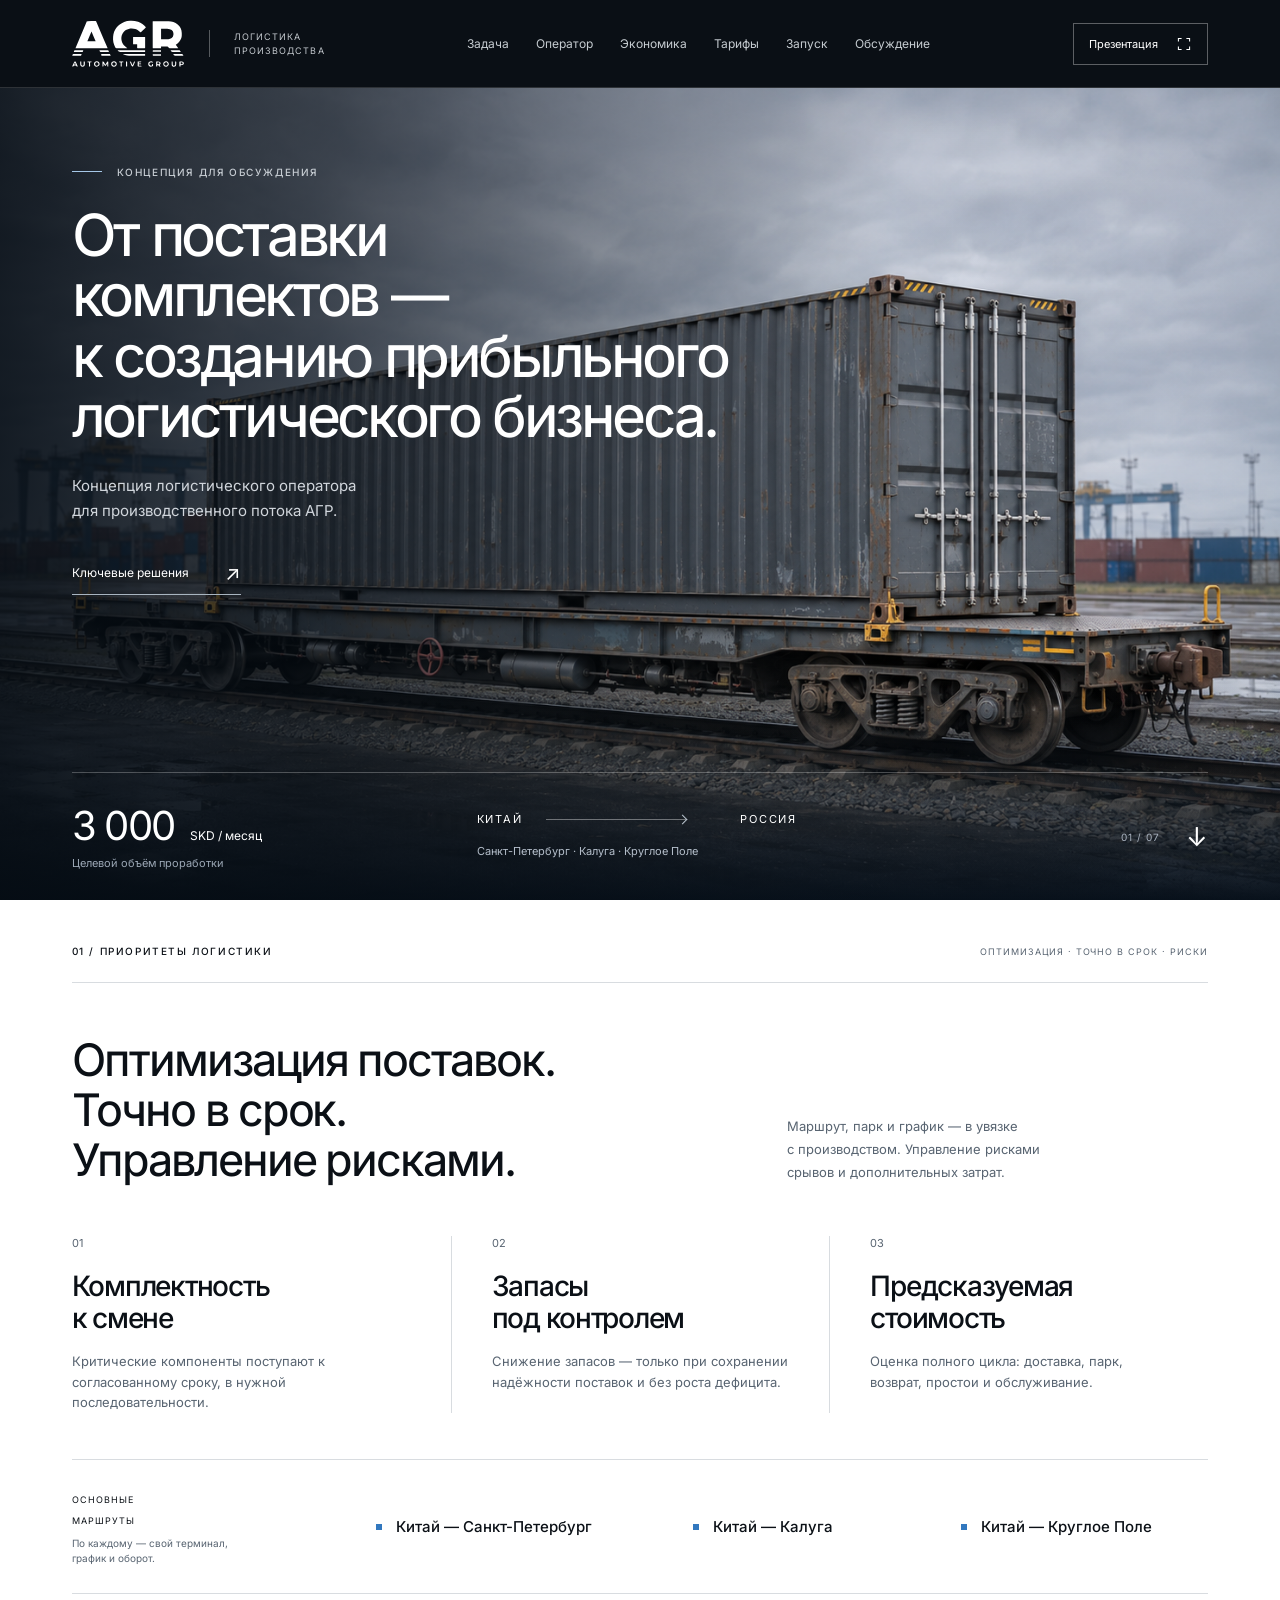
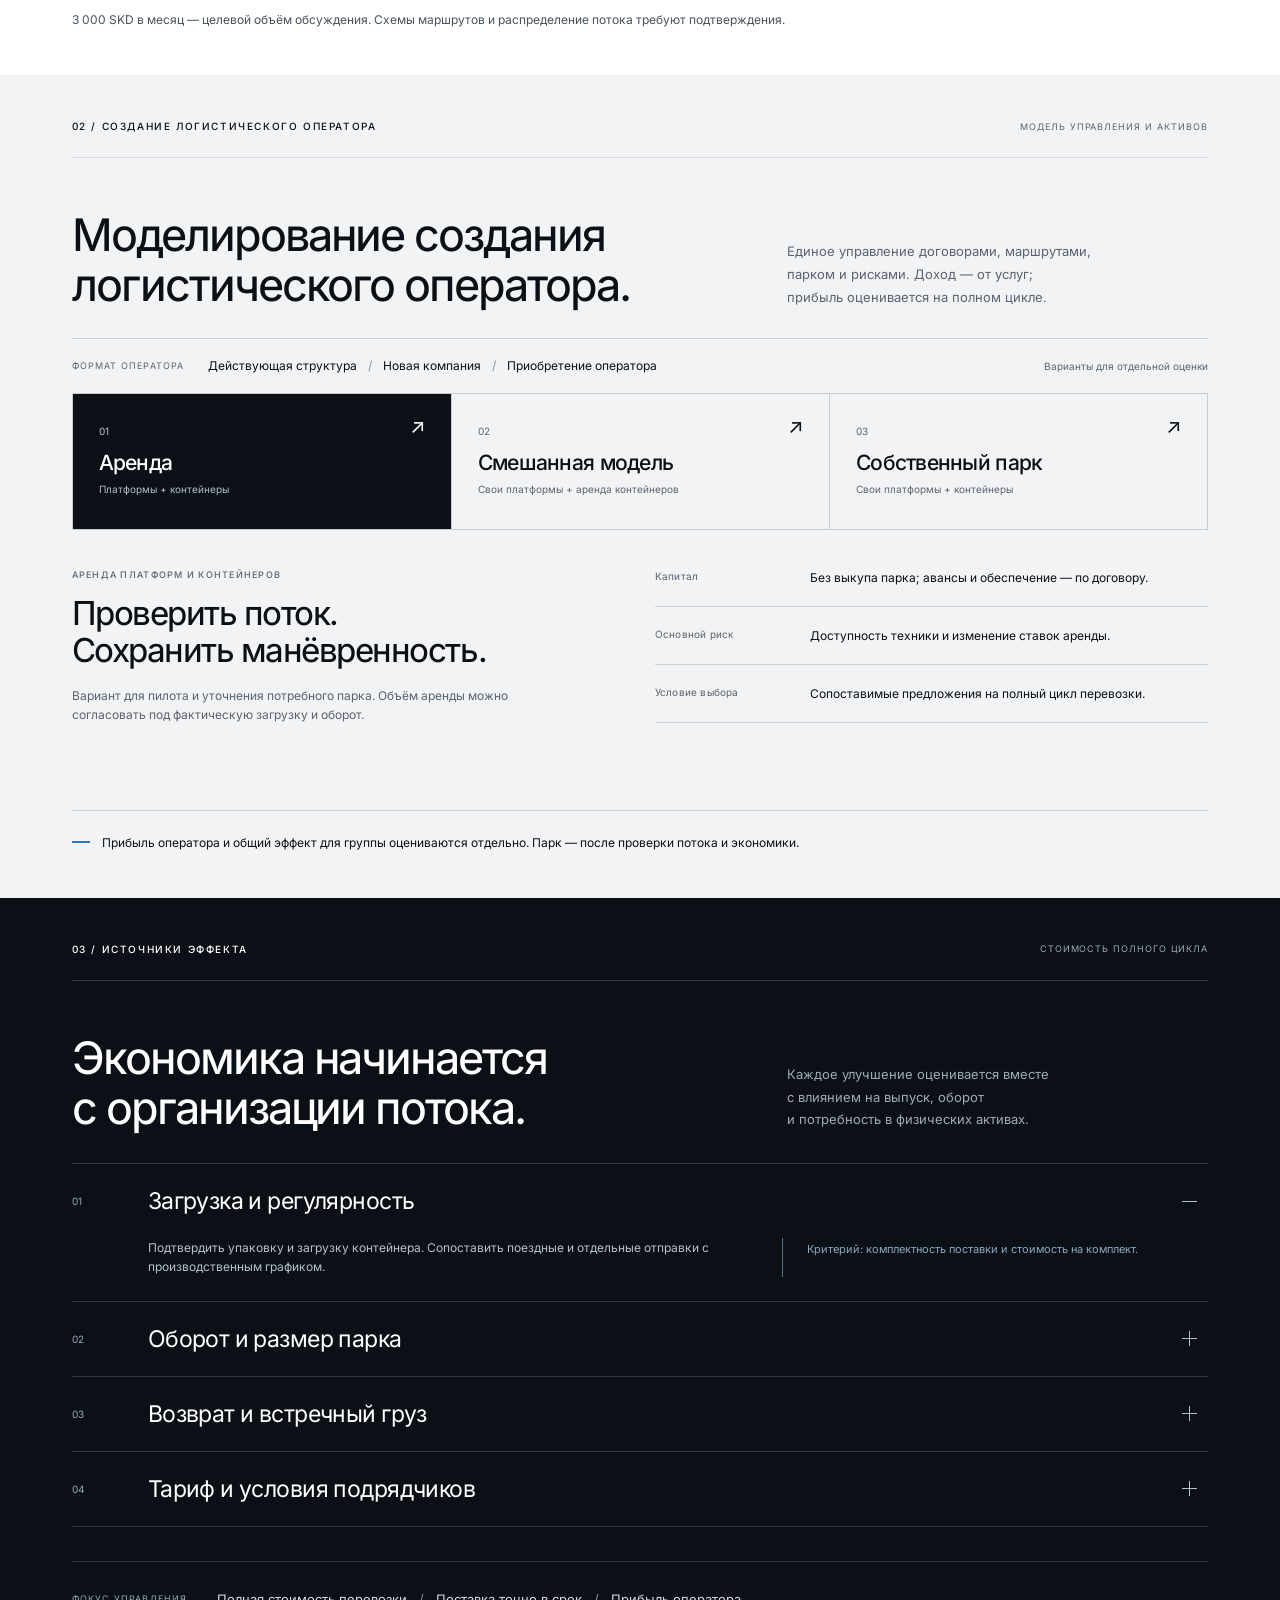
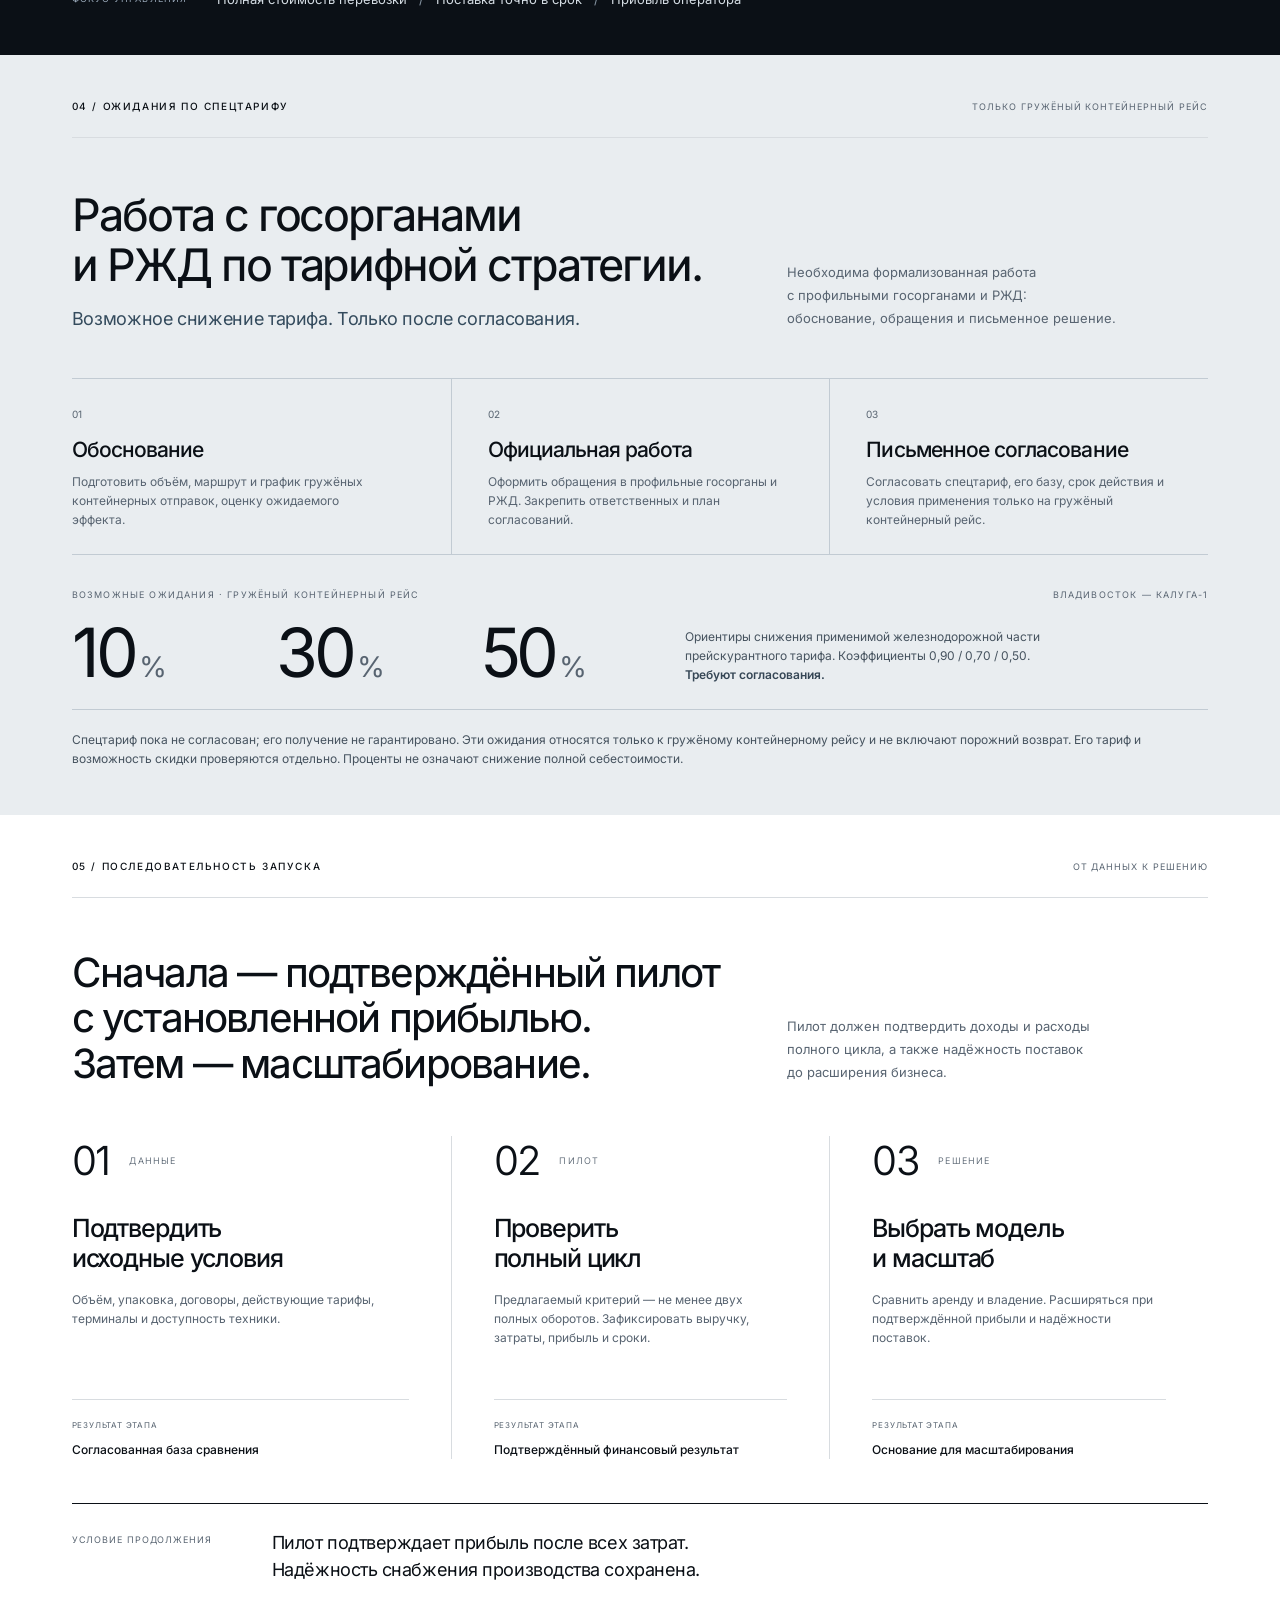
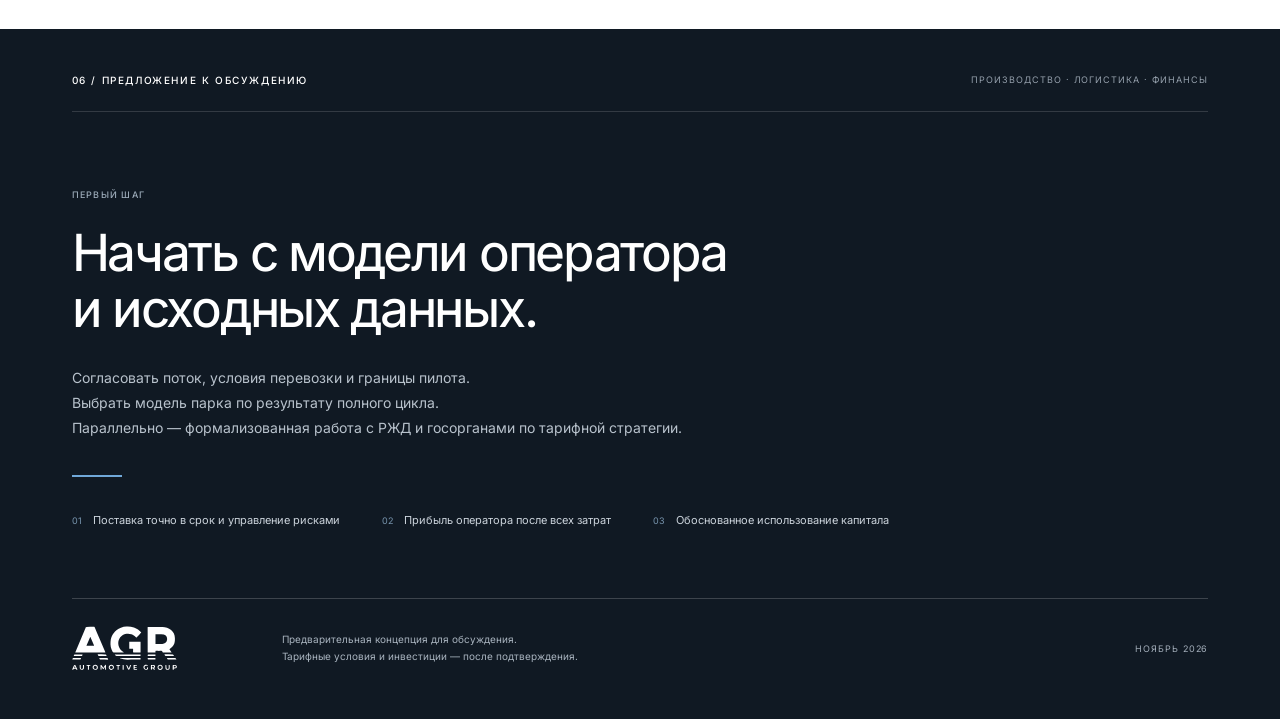
<file: site/index.html>
<!doctype html>
<html lang="ru">
<head>
  <meta charset="utf-8">
  <meta name="viewport" content="width=device-width,initial-scale=1">
  <meta name="theme-color" content="#0b1016">
  <meta name="description" content="Концепция создания прибыльного логистического оператора: поставки SKD, модели парка, тарифная стратегия и пилот.">
  <title>АГР — Концепция логистического бизнеса</title>
  <link rel="icon" href="./favicon.svg" type="image/svg+xml">
  <link rel="preload" href="./assets/container-rail-realistic.png" as="image">
  <link rel="stylesheet" href="./style.css?v=20261117-codex1">
  <script src="./app.js?v=20261117-codex1" defer></script>
</head>
<body>
  <a class="skip-link" href="#main">К содержанию</a>
  <header class="site-header">
    <a class="brand" href="#intro" aria-label="АГР — начало презентации"><img src="./assets/agr-logo.svg" alt="AGR Automotive Group" width="130" height="62"><span>ЛОГИСТИКА <br>ПРОИЗВОДСТВА</span></a>
    <nav aria-label="Разделы">
      <a href="#task">Задача</a><a href="#fleet">Оператор</a><a href="#effect">Экономика</a><a href="#tariff">Тарифы</a><a href="#launch">Запуск</a><a href="#decision">Обсуждение</a>
    </nav>
    <details class="mobile-nav">
      <summary>Разделы</summary>
      <nav aria-label="Разделы презентации">
        <a href="#intro">Концепция</a><a href="#task">Приоритеты</a><a href="#fleet">Оператор</a><a href="#effect">Экономика</a><a href="#tariff">Тарифы</a><a href="#launch">Запуск</a><a href="#decision">Обсуждение</a>
      </nav>
    </details>
    <button class="present-toggle" id="present-toggle" type="button" aria-pressed="false"><span>Презентация</span><svg viewBox="0 0 20 20" aria-hidden="true"><path d="M7 3H3v4M13 3h4v4M17 13v4h-4M7 17H3v-4"/></svg></button>
  </header>
  <main id="main">
    <section class="scene hero" id="intro" data-title="Концепция">
      <img class="hero-image" src="./assets/container-rail-realistic.png" alt="Контейнер на железнодорожной платформе в терминале" width="1672" height="941" fetchpriority="high">
      <div class="hero-shade"></div>
      <div class="hero-copy">
        <p class="eyebrow"><span class="line"></span>КОНЦЕПЦИЯ ДЛЯ ОБСУЖДЕНИЯ</p>
        <h1>От поставки <br>комплектов — <br>к созданию прибыльного <br>логистического бизнеса.</h1>
        <p class="hero-lead">Концепция логистического оператора <br>для производственного потока АГР.</p>
        <a class="text-link" href="#task">Ключевые решения <span aria-hidden="true">↗</span></a>
      </div>
      <div class="hero-bottom">
        <div class="hero-stat"><strong>3 000<span>SKD / месяц</span></strong><p>Целевой объём проработки</p></div>
        <div class="hero-flow"><span>КИТАЙ</span><i aria-hidden="true"></i><span>РОССИЯ</span><p>Санкт-Петербург · Калуга · Круглое Поле</p></div>
        <div class="hero-index"><span>01 / 07</span><a href="#task" aria-label="Перейти к задаче">↓</a></div>
      </div>
    </section>

    <section class="scene light task" id="task" data-title="Приоритеты логистики">
      <div class="section-top"><p class="eyebrow">01 / ПРИОРИТЕТЫ ЛОГИСТИКИ</p><span>ОПТИМИЗАЦИЯ · ТОЧНО В СРОК · РИСКИ</span></div>
      <div class="section-heading"><h2>Оптимизация поставок. <br>Точно в срок. <br>Управление рисками.</h2><p>Маршрут, парк и график — в увязке <br>с производством. Управление рисками <br>срывов и дополнительных затрат.</p></div>
      <div class="priorities">
        <article><span class="number">01</span><h3>Комплектность <br>к смене</h3><p>Критические компоненты поступают к согласованному сроку, в нужной последовательности.</p></article>
        <article><span class="number">02</span><h3>Запасы <br>под контролем</h3><p>Снижение запасов — только при сохранении надёжности поставок и без роста дефицита.</p></article>
        <article><span class="number">03</span><h3>Предсказуемая <br>стоимость</h3><p>Оценка полного цикла: доставка, парк, возврат, простои и обслуживание.</p></article>
      </div>
      <div class="destinations">
        <div class="destination-label"><span>ОСНОВНЫЕ <br>МАРШРУТЫ</span><small>По каждому — свой терминал, <br>график и оборот.</small></div>
        <div><span class="destination-dot"></span><strong>Китай — Санкт-Петербург</strong></div>
        <div><span class="destination-dot"></span><strong>Китай — Калуга</strong></div>
        <div><span class="destination-dot"></span><strong>Китай — Круглое Поле</strong></div>
      </div>
      <p class="fine-print">3 000 SKD в месяц — целевой объём обсуждения. Схемы маршрутов и распределение потока требуют подтверждения.</p>
    </section>

    <section class="scene fleet" id="fleet" data-title="Создание оператора">
      <div class="section-top"><p class="eyebrow">02 / СОЗДАНИЕ ЛОГИСТИЧЕСКОГО ОПЕРАТОРА</p><span>МОДЕЛЬ УПРАВЛЕНИЯ И АКТИВОВ</span></div>
      <div class="section-heading"><h2>Моделирование создания <br>логистического оператора.</h2><p>Единое управление договорами, маршрутами, <br>парком и рисками. Доход — от услуг; <br>прибыль оценивается на полном цикле.</p></div>
      <div class="operator-options"><span>ФОРМАТ ОПЕРАТОРА</span><p>Действующая структура <i> / </i> Новая компания <i> / </i> Приобретение оператора</p><small>Варианты для отдельной оценки</small></div>
      <div class="fleet-tabs" role="tablist" aria-label="Модели владения парком">
        <button type="button" id="tab-rent" role="tab" aria-selected="true" aria-controls="panel-rent" data-model="rent"><span>01</span><strong>Аренда</strong><small>Платформы + контейнеры</small><i aria-hidden="true">↗</i></button>
        <button type="button" id="tab-mixed" role="tab" aria-selected="false" aria-controls="panel-mixed" tabindex="-1" data-model="mixed"><span>02</span><strong>Смешанная модель</strong><small>Свои платформы + аренда контейнеров</small><i aria-hidden="true">↗</i></button>
        <button type="button" id="tab-owned" role="tab" aria-selected="false" aria-controls="panel-owned" tabindex="-1" data-model="owned"><span>03</span><strong>Собственный парк</strong><small>Свои платформы + контейнеры</small><i aria-hidden="true">↗</i></button>
      </div>
      <div class="fleet-panel" id="panel-rent" role="tabpanel" aria-labelledby="tab-rent" tabindex="0">
        <div><p class="overline">АРЕНДА ПЛАТФОРМ И КОНТЕЙНЕРОВ</p><h3>Проверить поток. <br>Сохранить манёвренность.</h3><p>Вариант для пилота и уточнения потребного парка. Объём аренды можно согласовать под фактическую загрузку и оборот.</p></div>
        <dl><div><dt>Капитал</dt><dd>Без выкупа парка; авансы и обеспечение — по договору.</dd></div><div><dt>Основной риск</dt><dd>Доступность техники и изменение ставок аренды.</dd></div><div><dt>Условие выбора</dt><dd>Сопоставимые предложения на полный цикл перевозки.</dd></div></dl>
      </div>
      <div class="fleet-panel" id="panel-mixed" role="tabpanel" aria-labelledby="tab-mixed" tabindex="0" hidden>
        <div><p class="overline">ПОКУПКА ПЛАТФОРМ · АРЕНДА КОНТЕЙНЕРОВ</p><h3>Закрепить основу. <br>Сохранить гибкость тары.</h3><p>Контроль платформ сочетается с арендой контейнеров. Потребность в каждом виде техники оценивается отдельно.</p></div>
        <dl><div><dt>Капитал</dt><dd>Инвестиции в платформы и текущие платежи за контейнеры.</dd></div><div><dt>Основной риск</dt><dd>Недозагрузка платформ и несовпадение циклов двух парков.</dd></div><div><dt>Условие выбора</dt><dd>Устойчивый объём и подтверждённый оборот платформ.</dd></div></dl>
      </div>
      <div class="fleet-panel" id="panel-owned" role="tabpanel" aria-labelledby="tab-owned" tabindex="0" hidden>
        <div><p class="overline">СОБСТВЕННЫЕ ПЛАТФОРМЫ И КОНТЕЙНЕРЫ</p><h3>Инвестировать <br>в гарантированный поток.</h3><p>Собственный парк — вариант при устойчивом объёме и подтверждённой экономике. Гарантию потока необходимо закрепить договором.</p></div>
        <dl><div><dt>Капитал</dt><dd>Покупка обоих парков, резерв и оборотное финансирование.</dd></div><div><dt>Основной риск</dt><dd>Длительный оборот, простой активов и снижение объёма.</dd></div><div><dt>Условие выбора</dt><dd>Договорное подтверждение потока и преимущество перед арендой.</dd></div></dl>
      </div>
      <p class="fleet-principle"><span></span>Прибыль оператора и общий эффект для группы оцениваются отдельно. Парк — после проверки потока и экономики.</p>
    </section>

    <section class="scene effect" id="effect" data-title="Источники эффекта">
      <div class="section-top"><p class="eyebrow">03 / ИСТОЧНИКИ ЭФФЕКТА</p><span>СТОИМОСТЬ ПОЛНОГО ЦИКЛА</span></div>
      <div class="section-heading"><h2>Экономика начинается <br>с организации потока.</h2><p>Каждое улучшение оценивается вместе <br>с влиянием на выпуск, оборот <br>и потребность в физических активах.</p></div>
      <div class="levers">
        <details open><summary><span>01</span><h3>Загрузка и регулярность</h3><i aria-hidden="true"></i></summary><div><p>Подтвердить упаковку и загрузку контейнера. Сопоставить поездные и отдельные отправки с производственным графиком.</p><b>Критерий: комплектность поставки и стоимость на комплект.</b></div></details>
        <details><summary><span>02</span><h3>Оборот и размер парка</h3><i aria-hidden="true"></i></summary><div><p>Контейнеры и платформы имеют разные циклы. При отдельных отправках или смене маршрута увеличение оборота может потребовать большего физического парка.</p><b>Критерий: полный оборот, простои и достаточный резерв.</b></div></details>
        <details><summary><span>03</span><h3>Возврат и встречный груз</h3><i aria-hidden="true"></i></summary><div><p>Встречная загрузка полезна, если доход покрывает дополнительный маршрут, обработку, время и парк. Скидка на порожний возврат зависит от направления и действующих решений РЖД; автоматически применять её нельзя.</p><b>Критерий: чистый эффект без ухудшения следующей подачи.</b></div></details>
        <details><summary><span>04</span><h3>Тариф и условия подрядчиков</h3><i aria-hidden="true"></i></summary><div><p>Сопоставить предложения перевозчиков и операторов. Отдельно проверить применимость специального коэффициента к контейнерной отправке Владивосток — Калуга-1.</p><b>Критерий: письменное подтверждение состава ставки и условий.</b></div></details>
      </div>
      <div class="effect-principle"><span>ФОКУС УПРАВЛЕНИЯ</span><p>Полная стоимость перевозки <i> / </i> Поставка точно в срок <i> / </i> Прибыль оператора</p></div>
    </section>

    <section class="scene tariff" id="tariff" data-title="Ожидания по спецтарифу">
      <div class="section-top"><p class="eyebrow">04 / ОЖИДАНИЯ ПО СПЕЦТАРИФУ</p><span>ТОЛЬКО ГРУЖЁНЫЙ КОНТЕЙНЕРНЫЙ РЕЙС</span></div>
      <div class="section-heading"><div class="tariff-heading-copy"><h2>Работа с госорганами <br>и РЖД по тарифной стратегии.</h2><p class="tariff-subtitle">Возможное снижение тарифа. Только после согласования.</p></div><p>Необходима формализованная работа <br>с профильными госорганами и РЖД: <br>обоснование, обращения и письменное решение.</p></div>
      <div class="tariff-steps">
        <article><span>01</span><h3>Обоснование</h3><p>Подготовить объём, маршрут и график гружёных контейнерных отправок, оценку ожидаемого эффекта.</p></article>
        <article><span>02</span><h3>Официальная работа</h3><p>Оформить обращения в профильные госорганы и РЖД. Закрепить ответственных и план согласований.</p></article>
        <article><span>03</span><h3>Письменное согласование</h3><p>Согласовать спецтариф, его базу, срок действия и условия применения только на гружёный контейнерный рейс.</p></article>
      </div>
      <div class="tariff-targets">
        <div class="tariff-targets-top"><span>ВОЗМОЖНЫЕ ОЖИДАНИЯ · ГРУЖЁНЫЙ КОНТЕЙНЕРНЫЙ РЕЙС</span><span>ВЛАДИВОСТОК — КАЛУГА-1</span></div>
        <div class="tariff-targets-body"><div class="target-value">10<span>%</span></div><div class="target-value">30<span>%</span></div><div class="target-value">50<span>%</span></div><p>Ориентиры снижения применимой железнодорожной части прейскурантного тарифа. Коэффициенты 0,90 / 0,70 / 0,50. <strong>Требуют согласования.</strong></p></div>
      </div>
      <p class="tariff-note">Спецтариф пока не согласован; его получение не гарантировано. Эти ожидания относятся только к гружёному контейнерному рейсу и не включают порожний возврат. Его тариф и возможность скидки проверяются отдельно. Проценты не означают снижение полной себестоимости.</p>
    </section>

    <section class="scene launch light" id="launch" data-title="Последовательность запуска">
      <div class="section-top"><p class="eyebrow">05 / ПОСЛЕДОВАТЕЛЬНОСТЬ ЗАПУСКА</p><span>ОТ ДАННЫХ К РЕШЕНИЮ</span></div>
      <div class="section-heading"><h2>Сначала — подтверждённый пилот <br>с установленной прибылью. <br>Затем — масштабирование.</h2><p>Пилот должен подтвердить доходы и расходы <br>полного цикла, а также надёжность поставок <br>до расширения бизнеса.</p></div>
      <div class="stages">
        <article><div class="stage-number">01<span>ДАННЫЕ</span></div><h3>Подтвердить <br>исходные условия</h3><p>Объём, упаковка, договоры, действующие тарифы, терминалы и доступность техники.</p><div class="stage-outcome"><span>РЕЗУЛЬТАТ ЭТАПА</span><strong>Согласованная база сравнения</strong></div></article>
        <article><div class="stage-number">02<span>ПИЛОТ</span></div><h3>Проверить <br>полный цикл</h3><p>Предлагаемый критерий — не менее двух полных оборотов. Зафиксировать выручку, затраты, прибыль и сроки.</p><div class="stage-outcome"><span>РЕЗУЛЬТАТ ЭТАПА</span><strong>Подтверждённый финансовый результат</strong></div></article>
        <article><div class="stage-number">03<span>РЕШЕНИЕ</span></div><h3>Выбрать модель <br>и масштаб</h3><p>Сравнить аренду и владение. Расширяться при подтверждённой прибыли и надёжности поставок.</p><div class="stage-outcome"><span>РЕЗУЛЬТАТ ЭТАПА</span><strong>Основание для масштабирования</strong></div></article>
      </div>
      <div class="acceptance"><span>УСЛОВИЕ ПРОДОЛЖЕНИЯ</span><p>Пилот подтверждает прибыль после всех затрат. <br>Надёжность снабжения производства сохранена.</p></div>
    </section>

    <section class="scene closing" id="decision" data-title="Предложение к обсуждению">
      <div class="section-top"><p class="eyebrow">06 / ПРЕДЛОЖЕНИЕ К ОБСУЖДЕНИЮ</p><span>ПРОИЗВОДСТВО · ЛОГИСТИКА · ФИНАНСЫ</span></div>
      <div class="closing-body"><p class="overline">ПЕРВЫЙ ШАГ</p><h2>Начать с модели оператора <br>и исходных данных.</h2><p class="closing-lead">Согласовать поток, условия перевозки и границы пилота. <br>Выбрать модель парка по результату полного цикла. <br>Параллельно — формализованная работа с РЖД и госорганами по тарифной стратегии.</p><div class="closing-rule"></div><div class="closing-points"><p><span>01</span>Поставка точно в срок и управление рисками</p><p><span>02</span>Прибыль оператора после всех затрат</p><p><span>03</span>Обоснованное использование капитала</p></div></div>
      <footer><img src="./assets/agr-logo.svg" alt="AGR Automotive Group" width="130" height="62"><p>Предварительная концепция для обсуждения. <br>Тарифные условия и инвестиции — после подтверждения.</p><span>НОЯБРЬ 2026</span></footer>
    </section>
  </main>
  <div class="presentation-controls" hidden>
    <div class="presentation-status"><span id="slide-name">Концепция</span><span class="scroll-cue" id="scroll-cue" aria-live="polite" hidden>Прокрутите слайд ↓</span></div>
    <div><button type="button" id="slide-prev" aria-label="Предыдущий раздел">←</button><span id="slide-count" aria-live="polite">01 / 07</span><button type="button" id="slide-next" aria-label="Следующий раздел">→</button></div>
    <span class="key-hint">← → &nbsp; ПЕРЕЛИСТЫВАНИЕ · ESC &nbsp; ВЫХОД</span>
  </div>
</body>
</html>
</file>
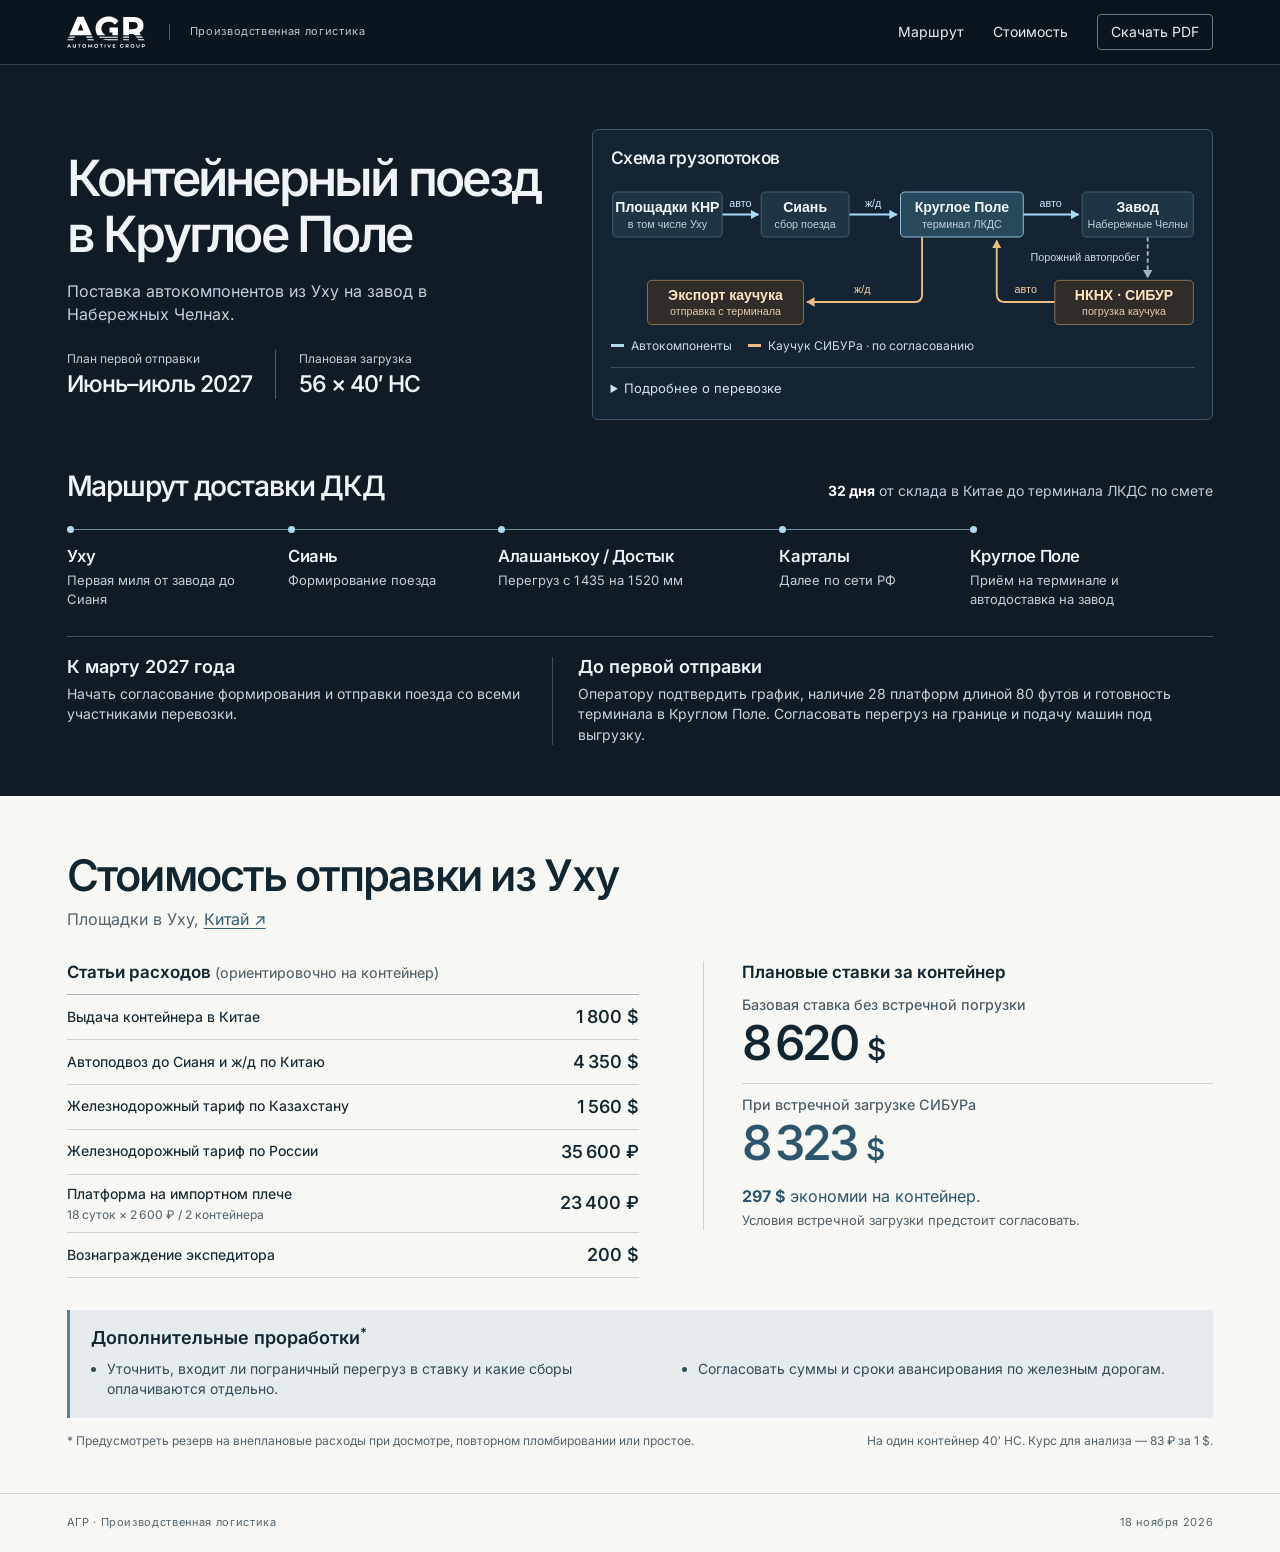
<file: site/krugloe-pole/index.html>
<!doctype html>
<html lang="ru">
<head>
  <meta charset="utf-8">
  <meta name="viewport" content="width=device-width, initial-scale=1">
  <meta name="theme-color" content="#101b26">
  <meta name="description" content="Маршрут контейнерного поезда из Уху в Круглое Поле, условия запуска и плановые ставки на перевозку автокомпонентов.">
  <title>Уху — Круглое Поле · Контейнерный поезд</title>
  <link rel="icon" type="image/svg+xml" href="[data-uri]">
  <style>@font-face {font-family:Inter;src:url([data-uri]) format("woff2");font-weight:100 900;font-display:swap}
:root {
  --ink:#112631; --navy:#101b26; --paper:#f7f7f3; --ice:#afd9f1;
  --muted:#bed0dd; --edge:#39505f; --rule:#c8d3d5; --gold:#edbd83;
  font-family:Inter,Arial,sans-serif; color:var(--ink); background:var(--paper);
  font-synthesis:none;
}
* {box-sizing:border-box}
html {scroll-padding-top:80px}
body,h1,h2,h3,h4,p,figure,dl,dd,ol,ul {margin:0}
body {line-height:1.45; -webkit-font-smoothing:antialiased}
h1,h2,h3,h4 {line-height:1.13}
img {display:block;max-width:100%}
a {color:inherit} a:focus-visible,summary:focus-visible {outline:3px solid #5497ce;outline-offset:4px}
.wrap {width:min(1320px,100%);margin:auto;padding-inline:clamp(18px,5.2vw,76px)}
.sr-only,.skip:not(:focus) {position:absolute;width:1px;height:1px;overflow:hidden;clip-path:inset(50%);white-space:nowrap}
.skip:focus {position:fixed;top:8px;left:8px;z-index:8;color:#142331;background:#fff;padding:8px}
.topbar {position:sticky;top:0;z-index:4;background:#0b151e;color:#e5edf2;border-bottom:1px solid #32414b}
.header-inner,.header-inner nav,.footer-inner {display:flex;align-items:center}
.header-inner {min-height:64px;gap:24px}.brand img {width:78px;height:auto}
.brand-note,.site-footer {font-size:11px;letter-spacing:.06em}
.brand-note {color:#b8c7ce;padding-left:20px;border-left:1px solid #485b67}
.header-inner nav {gap:clamp(14px,2.3vw,32px);margin-left:auto;font-size:14px}
.header-inner nav a {padding:11px 0;text-decoration:none}
.header-inner nav a:hover {text-decoration:underline;text-underline-offset:4px}
.header-inner nav .pdf {border:1px solid #62798a;border-radius:4px;padding:7px 13px}
.cover {background:var(--navy);color:#f0f4f7;padding:clamp(36px,5vw,78px) 0 clamp(30px,4vw,58px)}
.hero {display:grid;grid-template-columns:minmax(0,.9fr) minmax(0,1.15fr);align-items:center;gap:clamp(20px,3vw,52px)}
.intro h1 {font-size:clamp(39px,3.9vw,64px);letter-spacing:-.055em;font-weight:560}
.lead {max-width:39ch;font-size:clamp(16px,1.25vw,20px);margin-top:17px;color:var(--muted)}
.launch-figures {display:flex;gap:clamp(14px,1.8vw,30px);margin-top:24px}
.launch-figures>div+div {border-left:1px solid #4c6170;padding-left:clamp(14px,1.8vw,30px)}
.launch-figures dt {font-size:12px;color:var(--muted)}
.launch-figures dd {margin-top:4px;font-size:clamp(21px,1.8vw,30px);font-weight:540;line-height:1.2;letter-spacing:-.042em;white-space:nowrap}
.flow-figure {min-width:0;padding:clamp(14px,1.4vw,23px);background:#142432;border:1px solid #405868;border-radius:6px}
.flow-figure h2 {font-size:clamp(17px,1.35vw,22px);font-weight:550;letter-spacing:-.025em}
.flow-figure picture {display:block;margin-top:15px}
.flow-figure img {width:100%;height:auto}
.flow-legend {display:flex;gap:5px 16px;flex-wrap:wrap;margin-top:10px;font-size:12px;color:#cedbe5}
.flow-legend span {display:inline-flex;align-items:center;gap:7px}
.flow-legend span::before {content:'';width:13px;height:3px;background:var(--ice)}
.flow-legend span+span::before {background:var(--gold)}
.flow-details {border-top:1px solid var(--edge);margin-top:13px;padding-top:8px}
.flow-details summary {width:fit-content;cursor:pointer;color:#cee4f2;font-size:13px;padding:3px 0}
.flow-notes {display:grid;gap:10px;margin-top:10px}
.flow-notes dt {font-weight:620;font-size:14px}.flow-notes dd {margin-top:2px;font-size:13px;color:var(--muted)}
.route-heading {display:flex;align-items:baseline;justify-content:space-between;gap:16px;margin-top:clamp(36px,4vw,60px)}
.route-heading h2,.costs-heading h2 {font-weight:550;letter-spacing:-.04em}
.route-heading h2 {font-size:clamp(23px,2.2vw,34px)}.route-heading p {font-size:14px;color:var(--muted)}
.route-heading strong {color:#fff}
.route {display:grid;grid-template-columns:1fr .95fr 1.27fr .86fr 1.1fr;list-style:none;padding:0;margin:23px 0 27px}
.route li {position:relative;padding:18px 12px 0 0;min-width:0}
.route li::before {content:'';position:absolute;left:0;right:0;top:3px;height:1px;background:#6f8d9e}
.route li:last-child::before {display:none}
.route li::after {content:'';width:7px;height:7px;border-radius:50%;position:absolute;top:0;left:0;background:var(--ice)}
.route strong,.route span {display:block}
.route strong {font-size:clamp(15px,1.3vw,21px);letter-spacing:-.025em;font-weight:570}
.route span {margin-top:3px;color:var(--muted);font-size:13px}
.launch-decisions {display:grid;grid-template-columns:.82fr 1.18fr;gap:26px;border-top:1px solid var(--edge);padding-top:20px}
.launch-decisions>div+div {border-left:1px solid var(--edge);padding-left:25px}
.launch-decisions h3,.open-costs h3 {font-size:clamp(17px,1.4vw,21px);font-weight:600}
.launch-decisions p {margin-top:7px;color:#c5d4de;font-size:clamp(14px,1.04vw,17px)}
.costs {padding:clamp(36px,4.3vw,71px) 0 clamp(26px,3.4vw,48px)}
.costs-heading h2 {font-size:clamp(33px,3.4vw,55px)}
.costs-heading p {color:#52636b;margin-top:8px}.costs-heading a {color:#325d71;text-underline-offset:3px}
.cost-layout {display:grid;grid-template-columns:1.12fr 1fr;gap:clamp(25px,5vw,80px);align-items:start;margin-top:clamp(22px,2.3vw,36px)}
.cost-table {width:100%;border-collapse:collapse;text-align:left}
.cost-table caption,.comparison-title {text-align:left;font-size:clamp(16px,1.32vw,21px);font-weight:620;line-height:1.35}
.cost-table caption {border-bottom:1px solid #a3b4ba;padding-bottom:10px}
.cost-table caption span {font-size:.84em;font-weight:450;color:#52636b}
.cost-table tbody th,.cost-table td {border-bottom:1px solid var(--rule);padding:9px 9px 9px 0;vertical-align:middle}
.cost-table tbody th {font-size:clamp(14px,1.05vw,17px);font-weight:450}
.cost-table th span {display:block;color:#5b6a71;font-size:12px;margin-top:2px}
.cost-table td {text-align:right;padding-right:0;white-space:nowrap;font-size:clamp(17px,1.4vw,23px);font-weight:550}
.comparison {border-left:1px solid var(--rule);padding-left:clamp(24px,3vw,46px)}
.scenario {margin-top:13px}.scenario+.scenario {padding-top:13px;border-top:1px solid var(--rule)}
.scenario h4 {font-size:clamp(14px,1.12vw,18px);font-weight:470;color:#465a65}
.rate {font-size:clamp(41px,3.75vw,62px);font-weight:550;letter-spacing:-.055em;line-height:1.12;margin-top:3px}
.rate span {font-size:.62em;letter-spacing:0}.alternative .rate,.saving {color:#2d566c}
.saving {margin-top:15px;font-size:16px}.condition {margin-top:3px;color:#4e6069;font-size:13px}
.open-costs {margin-top:clamp(26px,2.5vw,40px);border-left:3px solid #5b8192;background:#e6eced;padding:16px 21px 19px}
.open-costs sup {font-size:.72em}
.open-costs ul {padding-left:16px;margin-top:10px;display:grid;grid-template-columns:1.12fr 1fr;gap:6px 38px}
.open-costs li {color:#344b57;font-size:14px}
.cost-footnotes {display:flex;justify-content:space-between;gap:7px 24px;margin-top:14px;color:#52636c;font-size:12px}
.cost-footnotes p:last-child {flex-shrink:0}
.site-footer {border-top:1px solid var(--rule);color:#52656e}
.footer-inner {justify-content:space-between;gap:14px;min-height:58px}
@media(max-width:920px) {
  .hero {grid-template-columns:1fr}
  .intro {max-width:660px}
  .flow-figure {max-width:780px}
  .route-heading {align-items:start;flex-direction:column;gap:4px}
  .cost-footnotes {display:grid}
}
@media(max-width:680px) {
  html {scroll-padding-top:65px}
  .header-inner {min-height:54px;gap:10px}.brand img {width:52px}.brand-note {display:none}
  .header-inner nav {gap:13px;font-size:12px}.header-inner nav .pdf {padding:7px 9px}
  .intro h1 {font-size:clamp(34px,7.8vw,48px)}.launch-figures {margin-top:18px}
  .flow-figure {padding:14px}.flow-legend {font-size:11px}
  .route {display:block;margin:18px 0 7px}.route li {display:grid;grid-template-columns:1fr 1.17fr;gap:9px;align-items:baseline;padding:0 0 13px 17px}
  .route li::before {top:7px;bottom:-7px;left:3px;right:auto;width:1px;height:auto}.route li::after {top:6px}.route span {margin:0}
  .launch-decisions,.cost-layout,.open-costs ul {grid-template-columns:1fr}
  .launch-decisions {gap:15px}.launch-decisions>div+div {padding:0;border:0}
  .cost-layout {gap:21px}.comparison {grid-row:1;padding:0;border:0}
  .open-costs {padding:15px 17px}.open-costs ul {gap:7px}
  .footer-inner {font-size:10px;letter-spacing:0}
}
@media(max-width:360px) {
  .wrap {padding-inline:14px}.header-inner nav {gap:9px}.launch-figures dd {font-size:19px}
}
@media print {
  .topbar,.skip,.flow-details,.site-footer {display:none}
  .cover,.costs {padding:18px 0}.wrap {padding-inline:12px}
  .hero {grid-template-columns:.9fr 1.15fr}.route-heading {margin-top:20px}
  .cover,.flow-figure,.open-costs {print-color-adjust:exact}
  .costs {break-before:page}.route,.cost-table,.comparison,.open-costs {break-inside:avoid}
}
</style>
</head>
<body>
  <a class="skip" href="#main">К содержанию</a>
  <header class="topbar">
    <div class="wrap header-inner">
      <a class="brand" href="#main" aria-label="АГР, к началу страницы"><img src="[data-uri]" width="82" height="39" alt="AGR Automotive Group"></a>
      <span class="brand-note">Производственная логистика</span>
      <nav aria-label="Разделы страницы"><a href="#route">Маршрут</a><a href="#costs">Стоимость</a><a class="pdf" href="./AGR_Krugloe_Pole_56.pdf" download>Скачать PDF</a></nav>
    </div>
  </header>
  <main id="main">
    <section class="cover" aria-labelledby="launch-title">
      <div class="wrap">
        <div class="hero"><div class="intro">
            <h1 id="launch-title">Контейнерный поезд<br>в Круглое Поле</h1>
            <p class="lead">Поставка автокомпонентов из Уху на завод в Набережных Челнах.</p>
            <dl class="launch-figures">
              <div><dt>План первой отправки</dt><dd>Июнь–июль 2027</dd></div>
              <div><dt>Плановая загрузка</dt><dd>56 × 40′ HC</dd></div>
            </dl>
          </div> <figure class="flow-figure">
            <figcaption>
              <h2>Схема грузопотоков</h2>
              </figcaption>
            <picture>
              <source media="(max-width: 540px)" srcset="[data-uri]" width="326" height="282">
              <img src="[data-uri]" width="704" height="174" alt="Автокомпоненты идут через Сиань и Круглое Поле на завод в Челнах. Встречный рейс по согласованию: порожний автопробег на НКНХ, загрузка каучука СИБУРа, возврат на терминал и отправка на экспорт по железной дороге.">
            </source></picture>
            <div class="flow-legend"><span>Автокомпоненты</span><span>Каучук СИБУРа · по согласованию</span></div>
          <details class="flow-details"><summary>Подробнее о перевозке</summary><dl class="flow-notes">
      <div><dt>Поставка автокомпонентов</dt><dd>Автомобили доставляют груз из Уху в Сиань. Поезд следует через Алашанькоу, Достык и Карталы в Круглое Поле. От терминала автокомпоненты везут на завод в Набережных Челнах. В смете также есть площадки отправления в Циндао, Аньцине и Чаншу.</dd></div>
      <div><dt>Встречная загрузка</dt><dd>После выгрузки машина идёт порожняком на НКНХ. Там загружают каучук СИБУРа и везут его на терминал в Круглом Поле для отправки на экспорт по железной дороге. Груз, график и условия оплаты предстоит согласовать.</dd></div>
    </dl>
  </details></figure></div>
        <div class="route-heading" id="route"><h2>Маршрут доставки ДКД</h2><p><strong>32 дня</strong> от склада в Китае до терминала ЛКДС по смете</p></div>
        <ol class="route" aria-label="Пункты маршрута в порядке следования">
          <li><strong>Уху</strong><span>Первая миля от завода до Сианя</span></li>
          <li><strong>Сиань</strong><span>Формирование поезда</span></li>
          <li><strong>Алашанькоу / Достык</strong><span>Перегруз с 1 435 на 1 520 мм</span></li>
          <li><strong>Карталы</strong><span>Далее по сети РФ</span></li>
          <li><strong>Круглое Поле</strong><span>Приём на терминале и автодоставка на завод</span></li>
        </ol>
        <div class="launch-decisions">
          <div><h3>К марту 2027 года</h3><p>Начать согласование формирования и отправки поезда со всеми участниками перевозки.</p></div>
          <div><h3>До первой отправки</h3><p>Оператору подтвердить график, наличие 28 платформ длиной 80 футов и готовность терминала в Круглом Поле. Согласовать перегруз на границе и подачу машин под выгрузку.</p></div>
        </div>
      </div>
    </section>
    <section class="costs" id="costs" aria-labelledby="costs-title">
      <div class="wrap">
        <div class="costs-heading"><h2 id="costs-title">Стоимость отправки из Уху</h2><p>Площадки в Уху, <a href="https://www.google.com/maps/search/?api=1&amp;query=Wuhu%2C+Anhui%2C+China" target="_blank" rel="noopener noreferrer" aria-label="Уху, Китай — открыть карту в новой вкладке">Китай<span aria-hidden="true"> ↗</span></a></p></div>
        <div class="cost-layout"><table class="cost-table">
            <caption>Статьи расходов <span>(ориентировочно на контейнер)</span></caption>
            <thead class="sr-only"><tr><th scope="col">Статья расходов</th><th scope="col">Сумма</th></tr></thead>
            <tbody>
              <tr><th scope="row">Выдача контейнера в Китае</th><td>1 800 $</td></tr>
              <tr><th scope="row">Автоподвоз до Сианя и ж/д по Китаю</th><td>4 350 $</td></tr>
              <tr><th scope="row">Железнодорожный тариф по Казахстану</th><td>1 560 $</td></tr>
              <tr><th scope="row">Железнодорожный тариф по России</th><td>35 600 ₽</td></tr>
              <tr><th scope="row">Платформа на импортном плече <span>18 суток × 2 600 ₽ / 2 контейнера</span></th><td>23 400 ₽</td></tr>
              <tr><th scope="row">Вознаграждение экспедитора</th><td>200 $</td></tr>
            </tbody>
          </table> <div class="comparison">
            <h3 class="comparison-title">Плановые ставки за контейнер</h3>
            <div class="scenario"><h4>Базовая ставка без встречной погрузки</h4><div class="rate">8 620 <span>$</span></div></div>
            <div class="scenario alternative"><h4>При встречной загрузке СИБУРа</h4><div class="rate">8 323 <span>$</span></div></div>
            <p class="saving"><strong>297 $</strong> экономии на контейнер.</p>
            <p class="condition">Условия встречной загрузки предстоит согласовать.</p>
          </div></div>
        <aside class="open-costs" aria-labelledby="open-costs-title">
          <h3 id="open-costs-title">Дополнительные проработки<sup>*</sup></h3>
          <ul>
            <li>Уточнить, входит ли пограничный перегруз в ставку и какие сборы оплачиваются отдельно.</li>
            <li>Согласовать суммы и сроки авансирования по железным дорогам.</li>
          </ul>
        </aside>
        <footer class="cost-footnotes">
          <p>* Предусмотреть резерв на внеплановые расходы при досмотре, повторном пломбировании или простое.</p>
          <p>На один контейнер 40′ HC. Курс для анализа — 83 ₽ за 1 $.</p>
        </footer>
      </div>
    </section>
  </main>
  <footer class="site-footer"><div class="wrap footer-inner"><span>АГР · Производственная логистика</span><time datetime="2026-11-18">18 ноября 2026</time></div></footer>
</body>
</html>
</file>
<file: site/style.css>
@font-face{font-family:Inter;src:url('./assets/inter.woff2') format('woff2');font-weight:100 900;font-display:swap}
:root{--ink:#0b1016;--paper:#fff;--muted:#69717b;--rule:#d8dce0;--blue:#3278bf;--light:#f1f3f5;--pad:clamp(24px,5.6vw,88px);font-family:Inter,Arial,sans-serif;color:var(--ink);font-synthesis:none}
*{box-sizing:border-box}html{scroll-behavior:smooth;scroll-padding-top:88px}body{margin:0;background:var(--ink);-webkit-font-smoothing:antialiased}button,a{-webkit-tap-highlight-color:transparent}button{font:inherit;cursor:pointer}a{color:inherit;text-decoration:none}button:focus-visible,a:focus-visible,summary:focus-visible,[tabindex]:focus-visible{outline:3px solid #458cd7;outline-offset:5px}button{border-radius:0}img{max-width:100%;display:block}h1,h2,h3,p{margin:0}h1,h2,h3{font-weight:500;letter-spacing:-.045em}p{line-height:1.6}button[disabled]{cursor:default;opacity:.3}[hidden]{display:none!important}.skip-link{position:fixed;z-index:200;background:white;color:black;left:12px;top:-80px;padding:12px}.skip-link:focus{top:12px}.site-header{height:88px;position:sticky;top:0;z-index:20;display:flex;align-items:center;justify-content:space-between;padding:0 var(--pad);background:#0b1016f7;color:#fff;border-bottom:1px solid #ffffff25;backdrop-filter:blur(12px)}.brand{display:flex;gap:25px;align-items:center}.brand img{width:112px;height:auto}.brand>span{font-size:9px;line-height:1.55;letter-spacing:.12em;border-left:1px solid #ffffff50;padding-left:24px;color:#c4c9ce}.site-header nav{display:flex;gap:27px;font-size:12px;color:#c6ccd1}.site-header nav a{padding:10px 0;border-bottom:1px solid transparent}.site-header nav a:hover{color:white;border-color:#fff}.present-toggle{display:flex;align-items:center;gap:18px;color:#fff;background:none;border:1px solid #ffffff55;font-size:11px;padding:12px 15px}.present-toggle:hover{background:#ffffff12}.present-toggle svg{width:16px;height:16px;fill:none;stroke:currentColor;stroke-width:1.3}.scene{scroll-margin-top:0;position:relative}.hero{min-height:calc(100svh - 88px);height:max(720px,calc(100svh - 88px));max-height:1100px;overflow:hidden;color:white;background:#101923}.hero-image{position:absolute;inset:0;width:100%;height:100%;object-fit:cover;object-position:center 55%}.hero-shade{position:absolute;inset:0;background:linear-gradient(90deg,rgba(5,12,19,.88) 0%,rgba(5,12,19,.66) 25%,rgba(5,12,19,.03) 70%),linear-gradient(0deg,#08111b 0%,transparent 27%)}.hero-copy{position:relative;z-index:1;padding:clamp(46px,6vw,88px) var(--pad) 160px}.eyebrow{font-size:10px;font-weight:500;letter-spacing:.16em;line-height:1.4}.hero .eyebrow{display:flex;align-items:center;gap:15px;color:#c7cdd3}.line{width:30px;height:1px;background:#a6c8e8}.hero h1{font-size:clamp(48px,5.5vw,84px);line-height:1.04;margin-top:26px;max-width:820px;font-weight:450;letter-spacing:-.058em}.mobile-break{display:none}.hero-lead{font-size:15px;line-height:1.65;color:#d1d6dc;margin-top:27px}.text-link{display:inline-flex;align-items:center;gap:36px;font-size:12px;line-height:1;padding:16px 0 11px;border-bottom:1px solid #a9b5c0;margin-top:23px}.text-link span{font-size:20px}.text-link:hover{border-color:white;color:#b4d5f7}.hero-bottom{position:absolute;bottom:0;left:var(--pad);right:var(--pad);z-index:1;display:grid;grid-template-columns:1fr 1.65fr auto;align-items:center;border-top:1px solid #ffffff40;min-height:128px;gap:36px}.hero-stat strong{font-size:40px;letter-spacing:-.04em;font-weight:400;white-space:nowrap}.hero-stat strong span{font-size:12px;letter-spacing:0;margin-left:15px}.hero-stat p{font-size:11px;color:#9ba7b5;margin-top:5px}.hero-flow{font-size:11px;letter-spacing:.16em;display:grid;grid-template-columns:auto minmax(45px,170px) auto;align-items:center;width:max-content;column-gap:24px}.hero-flow i{width:140px;height:1px;background:#ffffff60;position:relative}.hero-flow i:after{content:'';position:absolute;right:0;top:-3px;border:solid #bac4cf;border-width:1px 1px 0 0;width:6px;height:6px;transform:rotate(45deg)}.hero-flow p{grid-column:1/-1;font-size:11px;letter-spacing:0;color:#b5bfcb;margin-top:17px}.hero-index{align-self:stretch;display:flex;align-items:center;gap:26px}.hero-index span{font-size:10px;color:#abb4c1;letter-spacing:.1em}.hero-index a{font-size:26px}.light{background:white}.task,.fleet,.effect,.launch,.closing{padding:44px var(--pad) 46px}.section-top{display:flex;justify-content:space-between;align-items:center;padding-bottom:24px;border-bottom:1px solid var(--rule);gap:20px}.section-top>span{font-size:9px;letter-spacing:.11em;color:var(--muted)}.section-heading{display:grid;grid-template-columns:1.6fr 1fr;gap:40px;align-items:end;margin:52px 0 50px}h2{font-size:clamp(33px,3.5vw,54px);line-height:1.12;font-weight:450}.section-heading>p{font-size:13px;color:var(--muted);padding-bottom:2px;line-height:1.75}.priorities{display:grid;grid-template-columns:repeat(3,1fr);margin:0 0 46px}.priorities article{padding:0 40px 0 0;position:relative}.priorities article+article{padding:0 40px;border-left:1px solid var(--rule)}.number{font-size:11px;color:var(--muted);display:block;margin-bottom:20px}.priorities h3{font-size:28px;line-height:1.15;margin-bottom:17px}.priorities p{font-size:13px;color:var(--muted);max-width:305px}.destinations{display:grid;grid-template-columns:1.15fr 1.2fr 1fr 1fr;gap:20px;border-top:1px solid var(--rule);border-bottom:1px solid var(--rule);padding:27px 0;align-items:center}.destination-label span{font-size:9px;letter-spacing:.12em;line-height:1.6}.destination-label small{display:block;font-size:10px;color:var(--muted);line-height:1.5;margin-top:8px}.destinations>div:not(:first-child){display:flex;align-items:center;gap:14px}.destination-dot{width:6px;height:6px;background:var(--blue);display:inline-block}.destinations strong{font-size:15px;font-weight:500}.fine-print{font-size:10px;color:var(--muted);margin-top:16px;max-width:1000px}.fleet{background:var(--light)}.fleet-tabs{display:grid;grid-template-columns:repeat(3,1fr);gap:0;border:1px solid #c8cdd2}.fleet-tabs button{background:transparent;text-align:left;border:0;color:var(--ink);padding:23px 26px 25px;position:relative;min-height:135px}.fleet-tabs button+button{border-left:1px solid #c8cdd2}.fleet-tabs button>span{font-size:10px;display:block;color:#6c747e;margin-bottom:13px}.fleet-tabs strong{font-size:21px;letter-spacing:-.035em;font-weight:500;display:block}.fleet-tabs small{display:block;font-size:10px;color:#6b737d;margin-top:8px}.fleet-tabs i{font-size:20px;position:absolute;right:25px;top:20px;font-style:normal}.fleet-tabs [aria-selected=true]{background:var(--ink);color:white}.fleet-tabs [aria-selected=true]>span,.fleet-tabs [aria-selected=true] small{color:#b4c0ca}.fleet-tabs button:hover:not([aria-selected=true]){background:#e4e8ec}.fleet-panel{display:grid;grid-template-columns:1fr 1.1fr;gap:80px;padding:38px 0 32px;min-height:280px}.overline{font-size:9px;letter-spacing:.14em;font-weight:500;color:var(--muted)}.fleet-panel h3{font-size:33px;line-height:1.13;margin:13px 0 16px;font-weight:450}.fleet-panel>div>p:last-child{font-size:12px;color:var(--muted);max-width:460px}.fleet-panel dl{margin:0}.fleet-panel dl>div{display:grid;grid-template-columns:140px 1fr;gap:15px;padding:19px 0;border-bottom:1px solid #ced3d9}.fleet-panel dl>div:first-child{padding-top:0}.fleet-panel dt{font-size:10px;letter-spacing:.02em;color:#69717b;padding-top:2px}.fleet-panel dd{margin:0;font-size:12px;line-height:1.6}.fleet-principle{font-size:12px;display:flex;align-items:center;gap:12px;border-top:1px solid #cbd2d9;padding-top:22px}.fleet-principle span{width:18px;height:2px;background:var(--blue)}.effect{background:var(--ink);color:#fff}.effect .section-top{border-color:#ffffff25}.effect .section-top>span,.effect .section-heading>p{color:#a0aab6}.effect .section-heading{margin-bottom:30px}.levers{border-top:1px solid #ffffff25}.levers details{border-bottom:1px solid #ffffff25}.levers summary{display:grid;grid-template-columns:56px 1fr 26px;gap:20px;align-items:center;padding:23px 0;cursor:pointer;list-style:none}.levers summary::-webkit-details-marker{display:none}.levers summary>span{font-size:10px;color:#9aa9ba}.levers h3{font-size:23px;font-weight:400;letter-spacing:-.025em}.levers summary i{width:15px;height:15px;position:relative}.levers summary i:before,.levers summary i:after{content:'';position:absolute;top:7px;left:0;width:15px;height:1px;background:#b3c0cd}.levers summary i:after{transform:rotate(90deg);transition:transform .15s}.levers details[open] summary i:after{transform:rotate(0)}.levers details>div{padding:0 46px 24px 76px;display:grid;grid-template-columns:1.5fr 1fr;gap:65px}.levers details p{font-size:12px;color:#b9c1ca}.levers details b{font-size:11px;font-weight:400;line-height:1.65;color:#8ea8c1;padding:2px 0 2px 24px;border-left:1px solid #58718a}.tariff-strip{display:grid;grid-template-columns:1fr 1.1fr;align-items:center;gap:70px;padding:33px 0 0}.tariff-strip .overline{color:#a1aebc}.tariff-values{font-size:41px;letter-spacing:-.035em;font-weight:400;line-height:1.2;margin-top:12px}.tariff-values>span{font-size:18px;color:#9aabbc;padding-left:3px}.tariff-values>i{font-size:22px;font-style:normal;color:#516171;padding:0 26px}.tariff-strip>p{font-size:11px;color:#9fabb8;max-width:530px}.stages{display:grid;grid-template-columns:repeat(3,1fr);margin-bottom:44px}.stages article{padding-right:42px}.stages article+article{padding:0 42px;border-left:1px solid var(--rule)}.stage-number{font-size:40px;letter-spacing:-.04em;font-weight:350;margin-bottom:28px;display:flex;align-items:center;gap:20px}.stage-number span{font-size:9px;color:var(--muted);letter-spacing:.13em}.stages h3{font-size:25px;line-height:1.2;margin-bottom:17px}.stages article>p{font-size:12px;color:var(--muted);min-height:83px}.stage-outcome{border-top:1px solid var(--rule);padding-top:20px;margin-top:26px}.stage-outcome span{display:block;font-size:8px;letter-spacing:.1em;color:var(--muted);margin-bottom:11px}.stage-outcome strong{font-size:12px;font-weight:500;line-height:1.5;display:block}.acceptance{display:flex;gap:60px;border-top:1px solid var(--ink);padding-top:25px;align-items:start}.acceptance>span{font-size:9px;letter-spacing:.1em;margin-top:5px;color:var(--muted)}.acceptance p{font-size:18px;letter-spacing:-.025em;line-height:1.5}.closing{background:#101923;color:white;min-height:690px;display:flex;flex-direction:column}.closing .section-top{border-color:#ffffff25}.closing .section-top>span{color:#95a0ac}.closing-body{padding:76px 0 64px;flex:1}.closing-body>.overline{color:#9cabb9;margin-bottom:22px}.closing h2{font-size:clamp(36px,4vw,62px);line-height:1.1;max-width:1100px}.closing-lead{font-size:14px;line-height:1.8;color:#b8c2cc;margin-top:28px}.closing-rule{width:50px;height:2px;background:#70a8d9;margin:35px 0}.closing-points{display:flex;gap:42px;flex-wrap:wrap}.closing-points p{font-size:11px;line-height:1.5;color:#ccd4dc}.closing-points span{font-size:9px;color:#7895ae;margin-right:11px}.closing footer{display:grid;grid-template-columns:180px 1fr auto;gap:30px;align-items:center;border-top:1px solid #ffffff30;padding-top:24px}.closing footer img{width:105px;height:auto}.closing footer p{font-size:10px;color:#a9b4bf;line-height:1.7}.closing footer>span{font-size:9px;letter-spacing:.1em;color:#a3aeba}.presentation-controls{position:fixed;bottom:0;left:0;right:0;height:64px;background:#0b1016;z-index:30;color:white;display:flex;justify-content:space-between;align-items:center;padding:0 var(--pad);border-top:1px solid #ffffff30}.presentation-controls>span:first-child{font-size:11px;color:#b7c2cd;min-width:220px}.presentation-controls>div{display:flex;align-items:center;gap:25px}.presentation-controls button{background:none;border:1px solid #ffffff45;color:white;width:36px;height:32px;font-size:17px}.presentation-controls button:hover:not(:disabled){background:#ffffff15}#slide-count{font-size:10px;font-variant-numeric:tabular-nums;letter-spacing:.1em;min-width:60px;text-align:center}.key-hint{font-size:8px;color:#8192a3;letter-spacing:.08em}.presenting{overflow:hidden}.presenting .site-header nav{visibility:hidden}.presenting .scene{display:none;height:calc(100svh - 152px);min-height:0;max-height:none;overflow:auto;scrollbar-color:#8191a2 transparent}.presenting .scene.active-slide{display:block}.presenting .hero.active-slide{height:calc(100svh - 152px);min-height:560px}.presenting .closing.active-slide{display:flex}.presenting .scene:not(.hero){padding-top:30px;padding-bottom:30px}.presenting .section-top{padding-bottom:18px}.presenting .section-heading{margin:32px 0}.presenting .hero-copy{padding-top:45px}.presenting .hero h1{font-size:clamp(42px,5vw,76px)}.presenting .hero-bottom{min-height:112px}.presenting .hero-lead{margin-top:22px}.presenting .hero .text-link{display:none}.presenting .hero-index{visibility:hidden}.presenting .closing-body{padding-top:42px;padding-bottom:38px}.presenting .priorities{margin-bottom:30px}.presenting .destinations{padding:22px 0}.presenting .levers summary{padding:19px 0}.presenting .tariff-strip{padding-top:25px}.presenting .stage-number{margin-bottom:18px}.presenting .stages{margin-bottom:30px}.presenting .stage-outcome{margin-top:18px}.presenting .fleet-panel{padding-top:28px;padding-bottom:24px;min-height:260px}
@media(min-width:1800px){:root{--pad:max(88px,calc((100vw - 1600px)/2))}.hero h1{font-size:96px;max-width:1000px}.hero-copy{padding-top:100px}.hero-lead{font-size:18px}.section-heading{margin-top:66px}h2{font-size:60px}}
@media(max-width:1100px){.brand>span{display:none}.site-header nav{gap:20px}.hero h1{font-size:64px}.hero-copy{padding-top:65px}.hero-flow{column-gap:15px}.hero-flow i{width:85px}.hero-bottom{gap:24px;grid-template-columns:1fr 1.4fr auto}.hero-stat strong{font-size:34px}.hero-stat strong span{display:block;margin:0;font-size:10px}.hero-stat p{font-size:9px}.hero-index span{display:none}.priorities article+article{padding:0 25px}.priorities article{padding-right:25px}.section-heading{grid-template-columns:1.5fr 1fr;gap:24px}.section-heading>p{font-size:12px}.section-heading br{display:none}.priorities h3{font-size:26px}.fleet-tabs button{padding:20px}.fleet-tabs strong{font-size:18px}.fleet-tabs small{font-size:9px}.fleet-panel{gap:40px}.fleet-panel dl>div{grid-template-columns:100px 1fr}.fleet-panel h3{font-size:30px}.levers details>div{gap:35px}.stages article+article{padding:0 25px}.stages article{padding-right:25px}.stages h3{font-size:23px}.destinations{grid-template-columns:1.1fr 1.25fr .9fr 1.2fr;gap:15px}.destinations strong{font-size:13px}.destination-dot{width:5px;height:5px}.destinations>div:not(:first-child){gap:10px}.closing-points{gap:24px}.key-hint{display:none}}
@media(max-width:760px){:root{--pad:24px}.site-header{height:72px;gap:15px}.brand img{width:92px}.site-header nav{display:none}.present-toggle{font-size:10px;padding:10px 12px;gap:14px}.hero{height:840px;max-height:none;min-height:calc(100svh - 72px)}.hero-copy{padding-top:44px}.hero h1{font-size:clamp(42px,8.8vw,66px);line-height:1.07;max-width:600px;margin-top:25px}.hero .eyebrow{font-size:8px;letter-spacing:.12em;gap:10px}.hero .line{width:22px}.hero-image{object-fit:cover;object-position:68% 75%}.hero-shade{background:linear-gradient(180deg,#08111bf2 0%,#08111ba6 25%,#08111b05 65%,#08111b 85%)}.hero-lead{font-size:12px;margin-top:22px}.text-link{font-size:11px;margin-top:14px;gap:25px}.hero-bottom{grid-template-columns:1fr 1.2fr;gap:15px;min-height:120px;left:24px;right:24px}.hero-stat strong{font-size:32px}.hero-stat strong span{font-size:10px;margin-top:6px}.hero-stat p{font-size:8px;margin-top:10px}.hero-flow{column-gap:12px;font-size:8px;width:auto;grid-template-columns:auto 1fr auto}.hero-flow i{width:100%;min-width:20px}.hero-flow p{font-size:9px;line-height:1.65;margin-top:14px;max-width:205px}.hero-index{display:none}.task,.fleet,.effect,.launch,.closing{padding:32px 24px}.section-top{padding-bottom:20px}.section-top>span{display:none}.eyebrow{font-size:9px;letter-spacing:.1em}.section-heading{display:block;margin:32px 0}.section-heading h2{font-size:34px;line-height:1.14}.section-heading>p{font-size:12px;margin-top:22px;max-width:460px}.section-heading>p br{display:none}.priorities{display:block;margin-bottom:30px}.priorities article,.priorities article+article{padding:22px 0;border-left:0;border-top:1px solid var(--rule);display:grid;grid-template-columns:30px 1fr;column-gap:12px}.priorities .number{grid-row:1/3;margin-top:5px}.priorities h3{font-size:23px;line-height:1.2;margin-bottom:10px}.priorities h3 br{display:none}.priorities p{font-size:12px;grid-column:2;max-width:540px}.destinations{grid-template-columns:1fr 1fr;padding:22px 0;row-gap:23px}.destination-label{grid-column:1/-1;display:flex;justify-content:space-between;align-items:center;gap:20px}.destination-label small{margin:0;font-size:9px}.destinations>div:nth-child(4){grid-column:1/-1}.destinations strong{font-size:13px}.fine-print{font-size:9px;margin-top:17px}.fleet-tabs{grid-template-columns:1fr}.fleet-tabs button{min-height:85px;display:grid;grid-template-columns:25px 1fr;align-items:center;column-gap:10px;padding:16px 20px}.fleet-tabs button+button{border-left:0;border-top:1px solid #c8cdd2}.fleet-tabs button>span{margin:0;grid-row:1/3;align-self:center}.fleet-tabs strong{font-size:18px;padding-right:15px}.fleet-tabs small{grid-column:2;font-size:9px;margin-top:5px}.fleet-tabs i{font-size:19px;top:18px;right:17px}.fleet-panel{display:block;padding:28px 0 25px;min-height:0}.fleet-panel h3{font-size:30px;margin-top:14px}.fleet-panel h3 br{display:none}.fleet-panel>div>p:last-child{font-size:12px}.fleet-panel dl{margin-top:25px}.fleet-panel dl>div{grid-template-columns:100px 1fr;padding:16px 0;gap:12px}.fleet-panel dd{font-size:11px}.fleet-principle{align-items:flex-start;font-size:11px;line-height:1.6}.fleet-principle span{flex-shrink:0;margin-top:8px}.levers summary{grid-template-columns:24px 1fr 18px;gap:12px;padding:21px 0}.levers h3{font-size:18px;line-height:1.3}.levers details>div{display:block;padding:0 0 23px 36px}.levers details p{font-size:11px}.levers details b{display:block;font-size:10px;line-height:1.6;margin-top:17px;padding-left:14px}.tariff-strip{display:block;padding-top:27px}.tariff-values{font-size:40px;margin-top:14px}.tariff-values>i{padding:0 22px}.tariff-strip>p{font-size:10px;margin-top:18px}.stages{display:block}.stages article,.stages article+article{border-left:0;border-top:1px solid var(--rule);padding:25px 0}.stage-number{font-size:32px;margin-bottom:20px}.stages h3{font-size:25px}.stages h3 br{display:none}.stages article>p{min-height:0;font-size:12px;max-width:500px}.stage-outcome{margin-top:20px;padding-top:15px}.stage-outcome span{margin-bottom:7px}.stage-outcome strong{font-size:12px}.acceptance{display:block;padding-top:23px;gap:0}.acceptance p{font-size:17px;margin-top:15px}.acceptance p br{display:none}.closing{min-height:720px}.closing-body{padding:45px 0 40px}.closing h2{font-size:37px;line-height:1.12}.closing h2 br{display:none}.closing-lead{font-size:12px}.closing-lead br{display:none}.closing-points{display:grid;gap:18px}.closing-points p{font-size:11px}.closing-rule{margin:28px 0}.closing footer{grid-template-columns:1fr auto;gap:22px;padding-top:24px}.closing footer img{width:90px}.closing footer p{grid-column:1/-1;grid-row:2;font-size:9px}.closing footer>span{font-size:8px}.presentation-controls{height:58px;padding:0 20px}.presentation-controls>span:first-child{font-size:9px;min-width:0;max-width:125px;line-height:1.5}.presentation-controls>div{gap:13px}.presentation-controls button{width:30px;height:30px}.presenting .scene{height:calc(100svh - 130px)}.presenting .hero.active-slide{height:calc(100svh - 130px);min-height:0}.presenting .hero-copy{padding-top:30px;padding-bottom:150px}.presenting .hero h1{font-size:clamp(34px,8.5vw,52px)}.presenting .hero-lead{font-size:11px;margin-top:18px}.presenting .hero-bottom{min-height:106px}.presenting .hero-stat strong{font-size:27px}.presenting .scene:not(.hero){padding-top:25px;padding-bottom:30px}.presenting .section-heading{margin:26px 0}.presenting .closing.active-slide{display:block}.presenting .closing-body{padding-top:35px;padding-bottom:28px}.presenting .closing h2{font-size:34px}.presenting .closing footer{margin-top:20px}}
@media(max-width:380px){.hero h1{font-size:41px}.hero .eyebrow{font-size:7px}.section-heading h2{font-size:30px}.tariff-values{font-size:35px}.tariff-values>i{padding:0 17px}.fleet-tabs small{font-size:8px}.presenting .hero h1{font-size:34px}.presenting .hero-stat p{max-width:100px}}
@media(prefers-reduced-motion:reduce){html{scroll-behavior:auto}*{transition:none!important}}
@media print{html{scroll-padding:0}body{background:white}.site-header,.presentation-controls,.text-link,.hero-index,.skip-link{display:none!important}.scene,.presenting .scene{display:block!important;page-break-before:always;break-inside:avoid;height:auto!important;min-height:0!important;max-height:none!important;overflow:visible!important;padding:25px 35px!important}.hero,.presenting .hero.active-slide{height:650px!important;page-break-before:avoid}.hero-copy{padding:25px 0!important}.hero h1{font-size:60px!important}.hero-bottom{left:35px;right:35px}.section-heading{margin:28px 0}.section-heading h2{font-size:35px}.closing.active-slide{display:flex!important}.fleet-panel[hidden]{display:grid!important;border-top:1px solid var(--rule);padding-top:25px}.fleet-panel{gap:30px;min-height:0}.fleet-panel h3{font-size:25px}.fleet-tabs{display:none}.levers details>div{display:grid!important}.closing-body{padding:40px 0}*{-webkit-print-color-adjust:exact;print-color-adjust:exact}}

/* Executive presentation refinements */
.hero h1{font-size:clamp(43px,4.55vw,72px);max-width:970px;line-height:1.04}
.presenting .hero h1{font-size:clamp(40px,4.4vw,67px)}
.operator-options{display:flex;align-items:center;gap:24px;border-top:1px solid #c8cdd2;padding:18px 0;margin-top:-23px}
.operator-options>span,.effect-principle>span{font-size:9px;letter-spacing:.12em;color:#69717b;white-space:nowrap}
.operator-options p{font-size:12px;line-height:1.5;flex:1}
.operator-options i,.effect-principle i{font-style:normal;color:#8795a3;margin:0 8px}
.operator-options small{font-size:10px;color:#69717b;text-align:right}
.presenting .fleet .section-heading{margin-bottom:26px}
.presenting .fleet .operator-options{padding:14px 0;margin-top:-8px}
.presenting .fleet-tabs button{min-height:120px;padding-top:19px;padding-bottom:20px}
.presenting .fleet-panel{min-height:230px;padding-top:24px;padding-bottom:20px}
.presenting .fleet-panel h3{font-size:30px}
.presenting .fleet-principle{padding-top:16px}
.effect-principle{display:flex;gap:30px;align-items:center;border-top:1px solid #ffffff25;padding-top:27px;margin-top:34px}
.effect-principle>span{color:#98a7b7}
.effect-principle p{font-size:13px;color:#d4dce3}
.tariff{padding:44px var(--pad) 46px;background:#e9edf0;color:var(--ink)}
.tariff .section-heading{margin-bottom:46px}
.tariff-steps{display:grid;grid-template-columns:repeat(3,1fr);border-top:1px solid #c2cbd3;border-bottom:1px solid #c2cbd3}
.tariff-steps article{padding:23px 36px 25px 0}
.tariff-steps article+article{border-left:1px solid #c2cbd3;padding-left:36px}
.tariff-steps article>span{font-size:10px;color:#6f7b87}
.tariff-steps h3{font-size:21px;margin:15px 0 10px}
.tariff-steps p{font-size:12px;color:#69717b;max-width:320px}
.tariff-targets{padding:34px 0 24px;border-bottom:1px solid #c2cbd3}
.tariff-targets-top{display:flex;justify-content:space-between;gap:20px;font-size:9px;letter-spacing:.13em;color:#667483}
.tariff-targets-body{display:grid;grid-template-columns:repeat(3,minmax(110px,.48fr)) 1.4fr;align-items:end;gap:25px;margin-top:20px}
.target-value{font-size:clamp(46px,5.3vw,76px);letter-spacing:-.06em;line-height:.95;font-weight:400}
.target-value span{font-size:.42em;color:#627789;letter-spacing:0;margin-left:4px}
.tariff-targets-body p{font-size:11px;color:#5d6873;max-width:390px}
.tariff-note{font-size:10px;line-height:1.65;color:#66717d;max-width:1100px;margin-top:20px}
.presenting .tariff .section-heading{margin:32px 0}
.presenting .tariff-steps article{padding-top:18px;padding-bottom:19px}
.presenting .tariff-steps h3{margin:10px 0 7px}
.presenting .tariff-targets{padding:27px 0 19px}
.presenting .tariff-note{margin-top:15px}
.launch .section-heading h2{font-size:clamp(32px,3.15vw,48px)}
@media(max-width:1100px){.operator-options{flex-wrap:wrap;gap:12px 20px}.operator-options p{flex-basis:70%}.operator-options small{text-align:left;padding-left:0}.tariff-targets-body{grid-template-columns:repeat(3,1fr);row-gap:20px}.tariff-targets-body p{grid-column:1/-1;max-width:700px}.tariff-steps article{padding-right:20px}.tariff-steps article+article{padding-left:20px}.destinations strong{line-height:1.35}}
@media(max-width:760px){.hero h1{font-size:clamp(31px,7.5vw,53px);line-height:1.08;letter-spacing:-.05em}.presenting .hero h1{font-size:clamp(29px,7.1vw,48px);line-height:1.08}.presenting .hero-copy{padding-top:25px}.hero-lead{margin-top:18px}.operator-options{display:block;margin-top:-8px;padding:18px 0}.operator-options p{margin:10px 0 7px;font-size:11px;line-height:1.7}.operator-options i{margin:0 3px}.operator-options small{font-size:9px}.presenting .fleet .operator-options{margin-top:0}.presenting .fleet-tabs button{min-height:78px;padding:14px 20px}.presenting .fleet-panel{min-height:0}.effect-principle{display:block;padding-top:21px;margin-top:25px}.effect-principle p{font-size:11px;line-height:1.7;margin-top:10px}.effect-principle i{margin:0 4px}.tariff{padding:32px 24px}.tariff .section-heading{margin-bottom:29px}.tariff-steps{display:block}.tariff-steps article,.tariff-steps article+article{padding:18px 0;border-left:0}.tariff-steps article+article{border-top:1px solid #c2cbd3}.tariff-steps h3{font-size:19px;margin:8px 0 5px}.tariff-steps p{font-size:11px}.tariff-targets{padding:25px 0 20px}.tariff-targets-top{display:block;line-height:1.6}.tariff-targets-top span{display:block}.tariff-targets-top span+span{margin-top:7px}.tariff-targets-body{gap:12px;grid-template-columns:repeat(3,1fr);margin-top:20px}.target-value{font-size:clamp(41px,11vw,62px)}.tariff-targets-body p{font-size:10px;line-height:1.65;margin-top:5px}.tariff-note{font-size:9px}.launch .section-heading h2{font-size:clamp(29px,7.2vw,40px)}.presenting .tariff .section-heading{margin:26px 0}.presenting .tariff-steps article,.presenting .tariff-steps article+article{padding:15px 0}.presenting .tariff-targets{padding:22px 0}}
@media print{.hero h1{font-size:52px!important}.tariff{background:#e9edf0!important}.tariff-steps article{padding:12px 20px}.tariff-targets{padding:20px 0}}

/* Keep the railway platform visible in the cover composition. */
.hero-image{object-position:100% 55%}
@media(max-width:760px){
  .hero-image{inset:auto 0 125px;width:100%;height:auto;object-fit:contain;object-position:center}
  .hero-shade{background:linear-gradient(180deg,#08111b 0%,#08111be8 35%,#08111b20 52%,#08111b20 77%,#08111b 94%)}
}

/* Readable navigation and presentation controls */
.mobile-nav{display:none}
.scroll-cue{position:fixed;right:var(--pad);bottom:76px;z-index:31;padding:8px 12px;background:#172330;color:#fff;border:1px solid #ffffff55;font-size:12px;line-height:1.25;pointer-events:none}
.presentation-controls button{min-width:44px;min-height:44px}
.tariff-targets-body strong{font-weight:600;color:#354655}

@media(min-width:761px) and (max-height:820px){
  .presenting .scene:not(.hero){padding-top:20px;padding-bottom:20px}
  .presenting .section-top{padding-bottom:12px}
  .presenting .section-heading{margin:20px 0}
  .presenting .priorities{margin-bottom:18px}
  .presenting .number{margin-bottom:10px}
  .presenting .priorities h3{margin-bottom:10px}
  .presenting .destinations{padding:15px 0}
  .presenting .fine-print{margin-top:10px}
  .presenting .fleet .section-heading{margin-bottom:16px}
  .presenting .fleet .operator-options{padding:10px 0;margin-top:0}
  .presenting .fleet-tabs button{min-height:95px;padding-top:14px;padding-bottom:14px}
  .presenting .fleet-panel{min-height:0;padding:17px 0 15px}
  .presenting .fleet-panel h3{margin:8px 0 9px}
  .presenting .fleet-panel dl>div{padding:12px 0}
  .presenting .fleet-panel dl>div:first-child{padding-top:0}
  .presenting .fleet-principle{padding-top:12px}
  .presenting .levers summary{padding:14px 0}
  .presenting .levers details>div{padding-bottom:14px}
  .presenting .effect-principle{margin-top:20px;padding-top:15px}
  .presenting .stages{margin-bottom:18px}
  .presenting .stage-number{margin-bottom:12px}
  .presenting .stages h3{margin-bottom:9px}
  .presenting .stage-outcome{margin-top:12px;padding-top:12px}
  .presenting .acceptance{padding-top:15px}
  .presenting .tariff .section-heading{margin:20px 0}
  .presenting .tariff-steps article{padding-top:12px;padding-bottom:12px}
  .presenting .tariff-targets{padding:17px 0 14px}
  .presenting .tariff-note{margin-top:10px}
}

@media(max-width:760px){
  .site-header{padding-left:16px;padding-right:16px;gap:8px}
  .brand img{width:75px}
  .mobile-nav{display:block;margin-left:auto}
  .mobile-nav summary{display:flex;align-items:center;justify-content:center;min-height:44px;padding:0 9px;border:1px solid #ffffff55;color:#fff;font-size:11px;list-style:none;white-space:nowrap;cursor:pointer}
  .mobile-nav summary::-webkit-details-marker{display:none}
  .site-header .mobile-nav nav{display:grid;position:absolute;top:64px;right:16px;width:min(255px,calc(100vw - 32px));gap:0;background:#111a24;border:1px solid #ffffff55;box-shadow:0 10px 28px #0005;color:#fff;font-size:13px;z-index:40}
  .site-header .mobile-nav nav a{padding:12px 16px;border-bottom:1px solid #ffffff20}
  .site-header .mobile-nav nav a:last-child{border-bottom:0}
  .present-toggle{min-height:44px;padding:0 10px;gap:8px}
  .presenting .mobile-nav{visibility:hidden}
  .hero-stat p,.destination-label small,.fleet-tabs small,.operator-options small{font-size:12px;line-height:1.5}
  .hero-stat p{color:#d1d8e0}
  .section-heading>p,.priorities p,.fleet-panel>div>p:last-child,.fleet-panel dd,.fleet-principle,.levers details p,.levers details b,.effect-principle p,.tariff-steps p,.stages article>p,.closing-lead,.closing-points p{font-size:14px;line-height:1.6}
  .fine-print,.tariff-note,.tariff-targets-body p{font-size:13px;line-height:1.55;color:#46535f}
  .tariff-targets-body strong{color:#263746}
  .tariff,.presenting .tariff.active-slide{display:flex;flex-direction:column}
  .tariff .section-top{order:0}
  .tariff .section-heading{order:1}
  .tariff .tariff-targets{order:2}
  .tariff .tariff-note{order:3}
  .tariff .tariff-steps{order:4;margin-top:24px}
  .scroll-cue{bottom:69px;right:20px}
  .presentation-controls button{width:44px;height:44px}
}

@media(max-width:760px){
  .tariff .section-heading{display:contents}
  .tariff .section-heading h2{order:1;margin:25px 0 12px}
  .tariff .section-heading>p{order:4;margin:18px 0 0}
  .tariff .tariff-steps{order:5}
}
@media(max-width:380px) and (max-height:650px){
  .presenting .tariff .section-top{padding-bottom:10px}
  .presenting .tariff .section-heading h2{font-size:27px;margin:16px 0 7px}
  .presenting .tariff .tariff-targets{padding:14px 0}
  .presenting .tariff .tariff-targets-body{margin-top:12px}
  .presenting .tariff .tariff-targets-top span+span{margin-top:3px}
}

.presentation-controls>.presentation-status{display:flex;flex-direction:column;align-items:flex-start;justify-content:center;gap:3px;min-width:220px}
.presentation-status #slide-name{font-size:11px;color:#c6d0da}
.presentation-status .scroll-cue{position:static;padding:0;border:0;background:none;color:#d4e1ec;font-size:11px;line-height:1.2}
@media(max-width:760px){
  .presentation-controls>.presentation-status{min-width:0;flex:1}
  .presentation-status #slide-name{font-size:11px}
  .presentation-controls>div:not(.presentation-status){flex:none;gap:6px}
  .presentation-controls #slide-count{min-width:50px}
}

.fine-print,.tariff-note,.tariff-targets-body p{font-size:12px;color:#46535f}
@media(max-width:760px){
  .fine-print,.tariff-note,.tariff-targets-body p{font-size:13px}
}

.tariff-subtitle{font-size:clamp(16px,1.4vw,21px);line-height:1.45;letter-spacing:-.02em;color:#344b5d;margin-top:15px}
@media(max-width:760px){
  .tariff-heading-copy{order:1}
  .tariff-subtitle{font-size:16px;margin-top:10px;margin-bottom:4px}
}

/* Keep cover text, image and statistics separate in short viewports. */
@media(max-height:700px){
  .presenting .hero.active-slide{display:flex;flex-direction:column;min-height:0}
  .presenting .hero-copy{order:1;flex:none;padding:25px var(--pad) 24px}
  .presenting .hero-image{order:2;position:relative;inset:auto;width:100%;height:auto;flex:none}
  .presenting .hero-shade{display:none}
  .presenting .hero-bottom{order:3;position:relative;inset:auto;margin:0 var(--pad);flex:none}
}

/* Secondary text remains readable on both light section backgrounds. */
:root{--muted:#586471}
.operator-options>span,.operator-options small,.fleet-panel dt,
.fleet-tabs button:not([aria-selected=true])>span,
.fleet-tabs button:not([aria-selected=true]) small,
.tariff-steps article>span,.tariff-steps p,.tariff-targets-top,
.target-value span{color:#586471}
</file>
